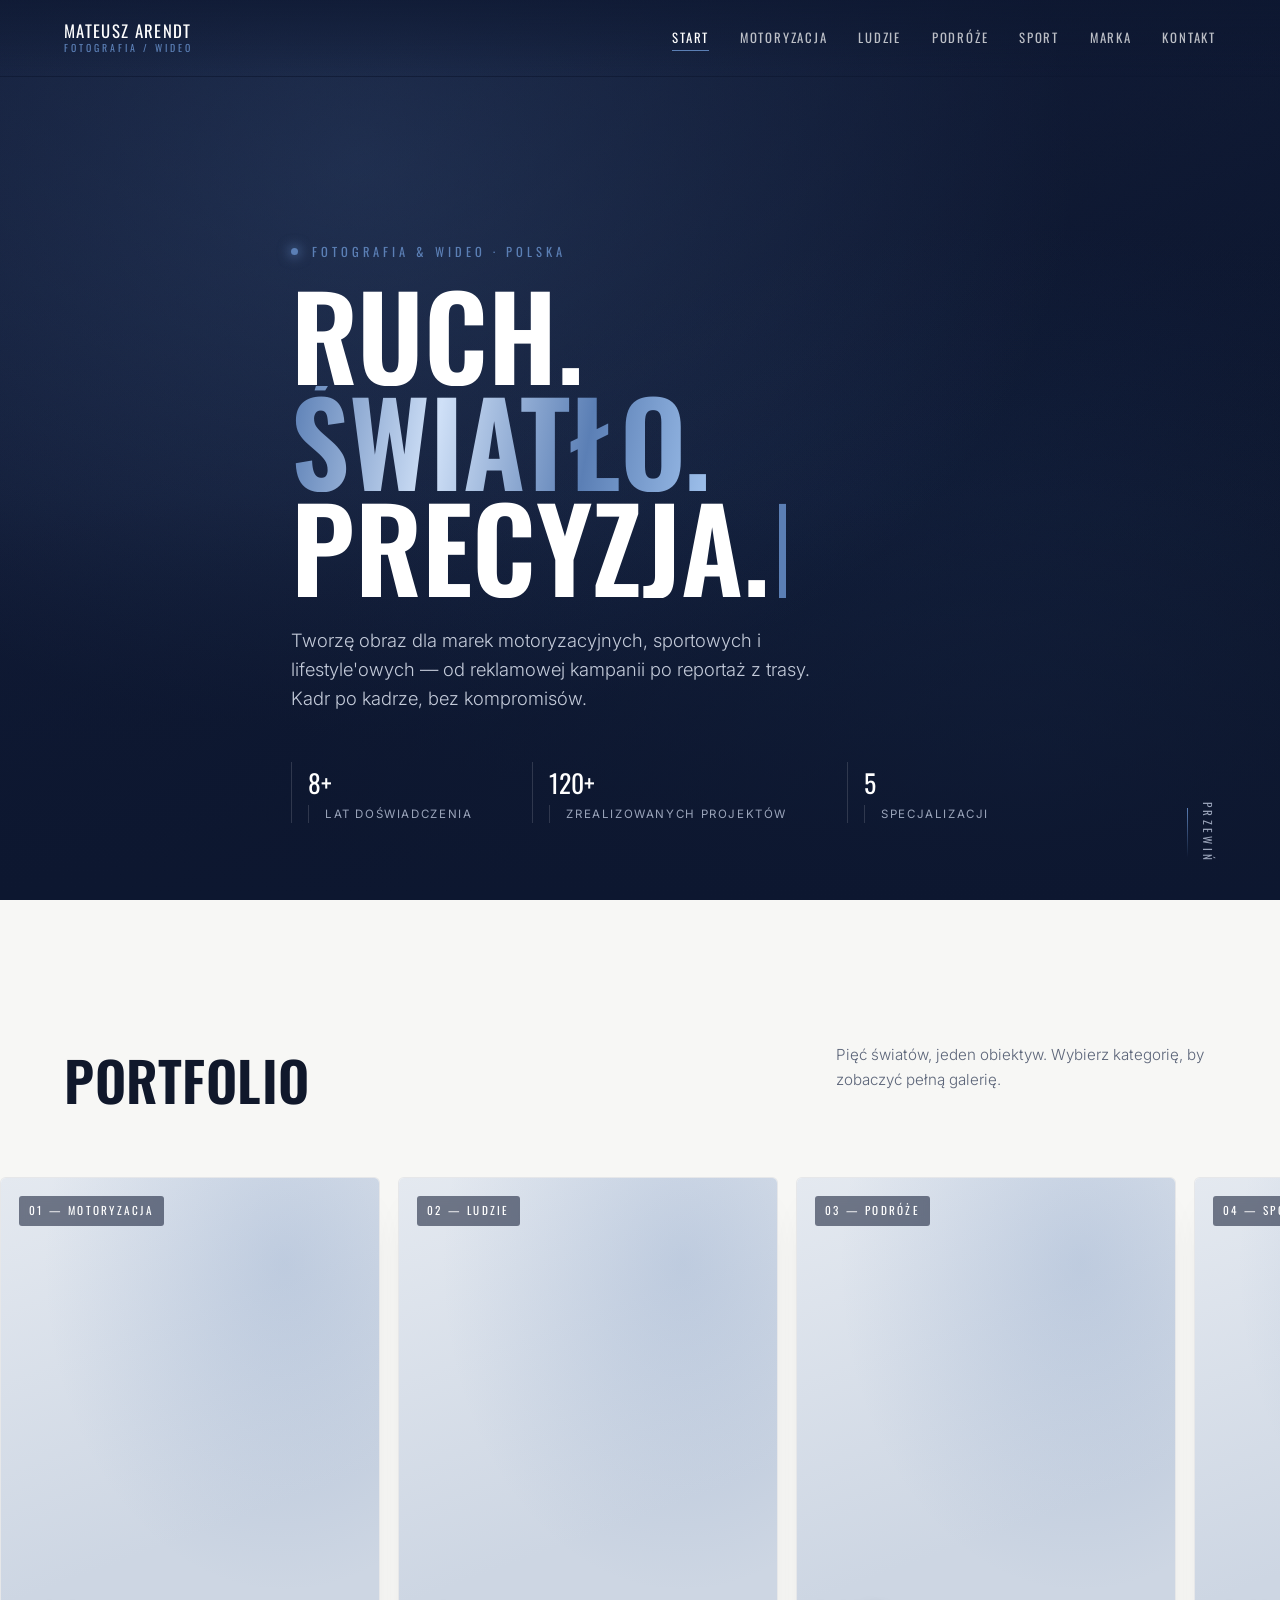
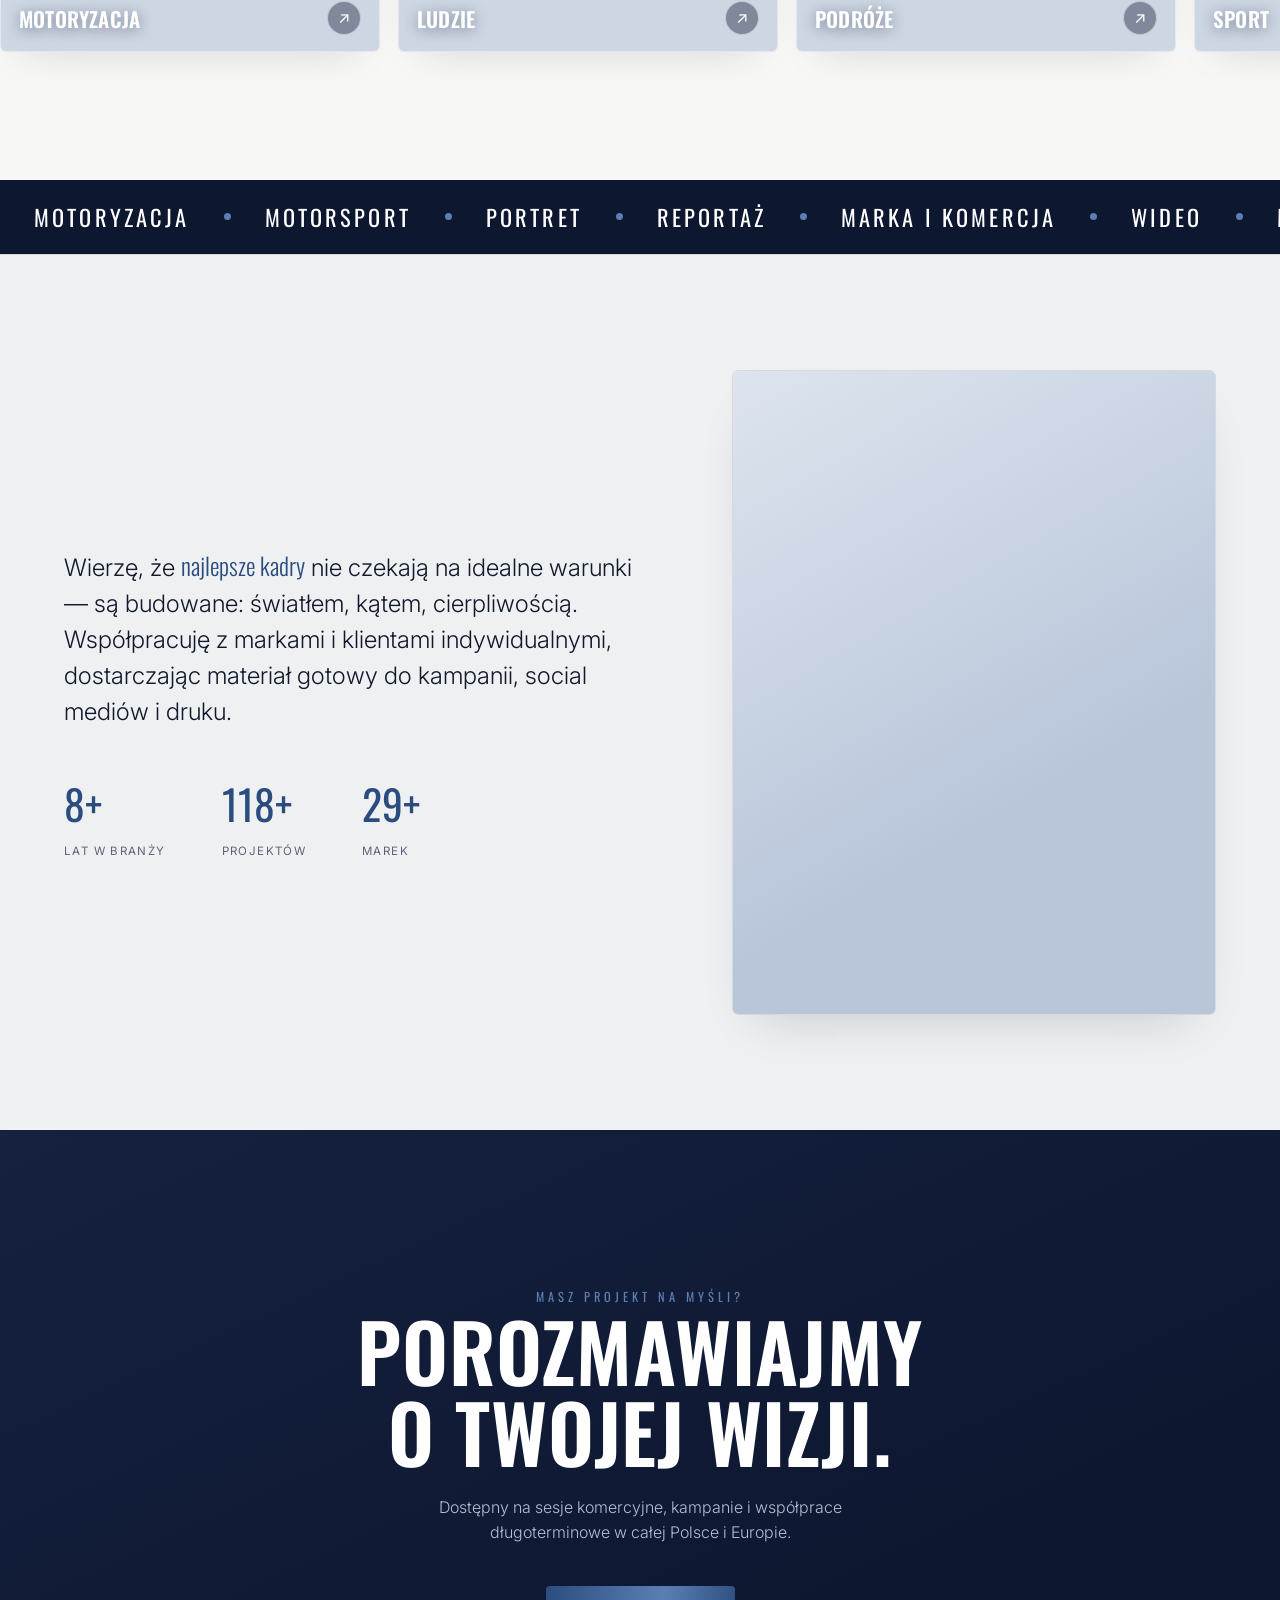
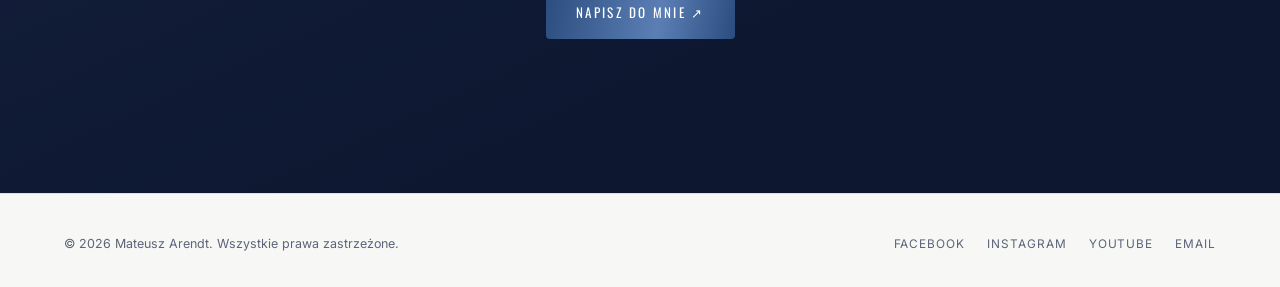
<file: index.html>
<!DOCTYPE html>
<html lang="pl">
<head>
<meta charset="UTF-8">
<meta name="viewport" content="width=device-width, initial-scale=1">
<title>Mateusz Arendt — Fotografia &amp; Wideo</title>
<meta name="description" content="Mateusz Arendt — fotograf i operator wideo specjalizujący się w motoryzacji, sporcie i reportażu podróżniczym.">
<link rel="preconnect" href="https://fonts.googleapis.com">
<link rel="preconnect" href="https://fonts.gstatic.com" crossorigin>
<link href="https://fonts.googleapis.com/css2?family=Oswald:wght@400;500;600;700&family=Inter:wght@300;400;500;600&display=swap" rel="stylesheet">
<link rel="stylesheet" href="css/style.css">
</head>
<body>

<nav class="site-nav">
  <a href="index.html" class="nav-logo">Mateusz Arendt<span>Fotografia / Wideo</span></a>
  <button class="nav-toggle" aria-label="Otwórz menu"><span></span><span></span><span></span></button>
  <ul class="nav-links">
    <li><a href="index.html" class="is-active">Start</a></li>
    <li><a href="automotive.html">Motoryzacja</a></li>
    <li><a href="people.html">Ludzie</a></li>
    <li><a href="travel.html">Podróże</a></li>
    <li><a href="sports.html">Sport</a></li>
    <li><a href="brand.html">Marka</a></li>
    <li><a href="contact.html">Kontakt</a></li>
  </ul>
</nav>

<header class="hero">
  <div class="hero-media">
    <div class="frame"></div>
    <div class="hero-grain"></div>
  </div>
  <div class="container hero-content">
    <div class="hero-eyebrow"><span class="dot"></span><span class="eyebrow">Fotografia &amp; Wideo · Polska</span></div>
    <h1>
      <span class="line"><span>RUCH.</span></span>
      <span class="line"><span class="chrome">ŚWIATŁO.</span></span>
      <span class="line"><span>PRECYZJA.</span><span class="cursor"></span></span>
    </h1>
    <p class="hero-sub">Tworzę obraz dla marek motoryzacyjnych, sportowych i lifestyle'owych — od reklamowej kampanii po reportaż z trasy. Kadr po kadrze, bez kompromisów.</p>
    <div class="hero-meta">
      <div><span class="num" data-count="8" data-suffix="+">8+</span><div class="label">lat doświadczenia</div></div>
      <div><span class="num" data-count="120" data-suffix="+">120+</span><div class="label">zrealizowanych projektów</div></div>
      <div><span class="num" data-count="5">5</span><div class="label">specjalizacji</div></div>
    </div>
  </div>
  <div class="scroll-cue"><span>Przewiń</span><span class="stick"></span></div>
</header>

<section class="filmstrip-section">
  <div class="container section-head" data-reveal="fade">
    <h2>Portfolio</h2>
    <p class="desc">Pięć światów, jeden obiektyw. Wybierz kategorię, by zobaczyć pełną galerię.</p>
  </div>
  <div class="filmstrip">
    <a class="frame-card" data-reveal="scale" data-reveal-group="strip" href="automotive.html">
      <span class="tag">01 — Motoryzacja</span>
      <div class="ph"></div>
      <div class="cap"><h3>Motoryzacja</h3><span class="arrow">↗</span></div>
    </a>
    <a class="frame-card" data-reveal="scale" data-reveal-group="strip" href="people.html">
      <span class="tag">02 — Ludzie</span>
      <div class="ph"></div>
      <div class="cap"><h3>Ludzie</h3><span class="arrow">↗</span></div>
    </a>
    <a class="frame-card" data-reveal="scale" data-reveal-group="strip" href="travel.html">
      <span class="tag">03 — Podróże</span>
      <div class="ph"></div>
      <div class="cap"><h3>Podróże</h3><span class="arrow">↗</span></div>
    </a>
    <a class="frame-card" data-reveal="scale" data-reveal-group="strip" href="sports.html">
      <span class="tag">04 — Sport</span>
      <div class="ph"></div>
      <div class="cap"><h3>Sport</h3><span class="arrow">↗</span></div>
    </a>
    <a class="frame-card" data-reveal="scale" data-reveal-group="strip" href="brand.html">
      <span class="tag">05 — Marka</span>
      <div class="ph"></div>
      <div class="cap"><h3>Marka</h3><span class="arrow">↗</span></div>
    </a>
  </div>
</section>

<div class="marquee" aria-hidden="true">
  <div class="marquee-track">
    <span>Motoryzacja</span><i class="sep"></i>
    <span>Motorsport</span><i class="sep"></i>
    <span>Portret</span><i class="sep"></i>
    <span>Reportaż</span><i class="sep"></i>
    <span>Marka i komercja</span><i class="sep"></i>
    <span>Wideo</span><i class="sep"></i>
    <span>Motoryzacja</span><i class="sep"></i>
    <span>Motorsport</span><i class="sep"></i>
    <span>Portret</span><i class="sep"></i>
    <span>Reportaż</span><i class="sep"></i>
    <span>Marka i komercja</span><i class="sep"></i>
    <span>Wideo</span><i class="sep"></i>
  </div>
</div>

<section class="about-section">
  <div class="container about-grid">
    <div class="about-text" data-reveal="left">
      <p>Wierzę, że <span class="lead-word">najlepsze kadry</span> nie czekają na idealne warunki — są budowane: światłem, kątem, cierpliwością. Współpracuję z markami i klientami indywidualnymi, dostarczając materiał gotowy do kampanii, social mediów i druku.</p>
      <div class="stat-row">
        <div><span class="num" data-count="8" data-suffix="+">8+</span><span class="label">Lat w branży</span></div>
        <div><span class="num" data-count="120" data-suffix="+">120+</span><span class="label">Projektów</span></div>
        <div><span class="num" data-count="30" data-suffix="+">30+</span><span class="label">Marek</span></div>
      </div>
    </div>
    <div class="about-panel" data-reveal="right">
      <div class="ph"></div>
      <!-- <img src="assets/images/hero/about.jpg" alt="Mateusz Arendt przy pracy"> -->
    </div>
  </div>
</section>

<section class="cta-band">
  <div class="container" data-reveal="fade">
    <span class="eyebrow">Masz projekt na myśli?</span>
    <h2>Porozmawiajmy<br>o&nbsp;Twojej&nbsp;wizji.</h2>
    <p class="desc">Dostępny na sesje komercyjne, kampanie i współprace długoterminowe w całej Polsce i Europie.</p>
    <a href="contact.html" class="btn">Napisz do mnie ↗</a>
  </div>
</section>

<footer class="site-footer">
  <span>© 2026 Mateusz Arendt. Wszystkie prawa zastrzeżone.</span>
  <ul class="footer-social">
    <li><a href="https://www.facebook.com/MatiArendtPhoto" target="_blank" rel="noopener">Facebook</a></li>
    <li><a href="http://Instagram.com/Mati_arendt_photo" target="_blank" rel="noopener">Instagram</a></li>
    <li><a href="https://www.youtube.com/@MateuszArendt" target="_blank" rel="noopener">YouTube</a></li>
    <li><a href="mailto:m.arendt373@gmail.com">Email</a></li>
  </ul>
</footer>

<script src="js/main.js"></script>
</body>
</html>
</file>
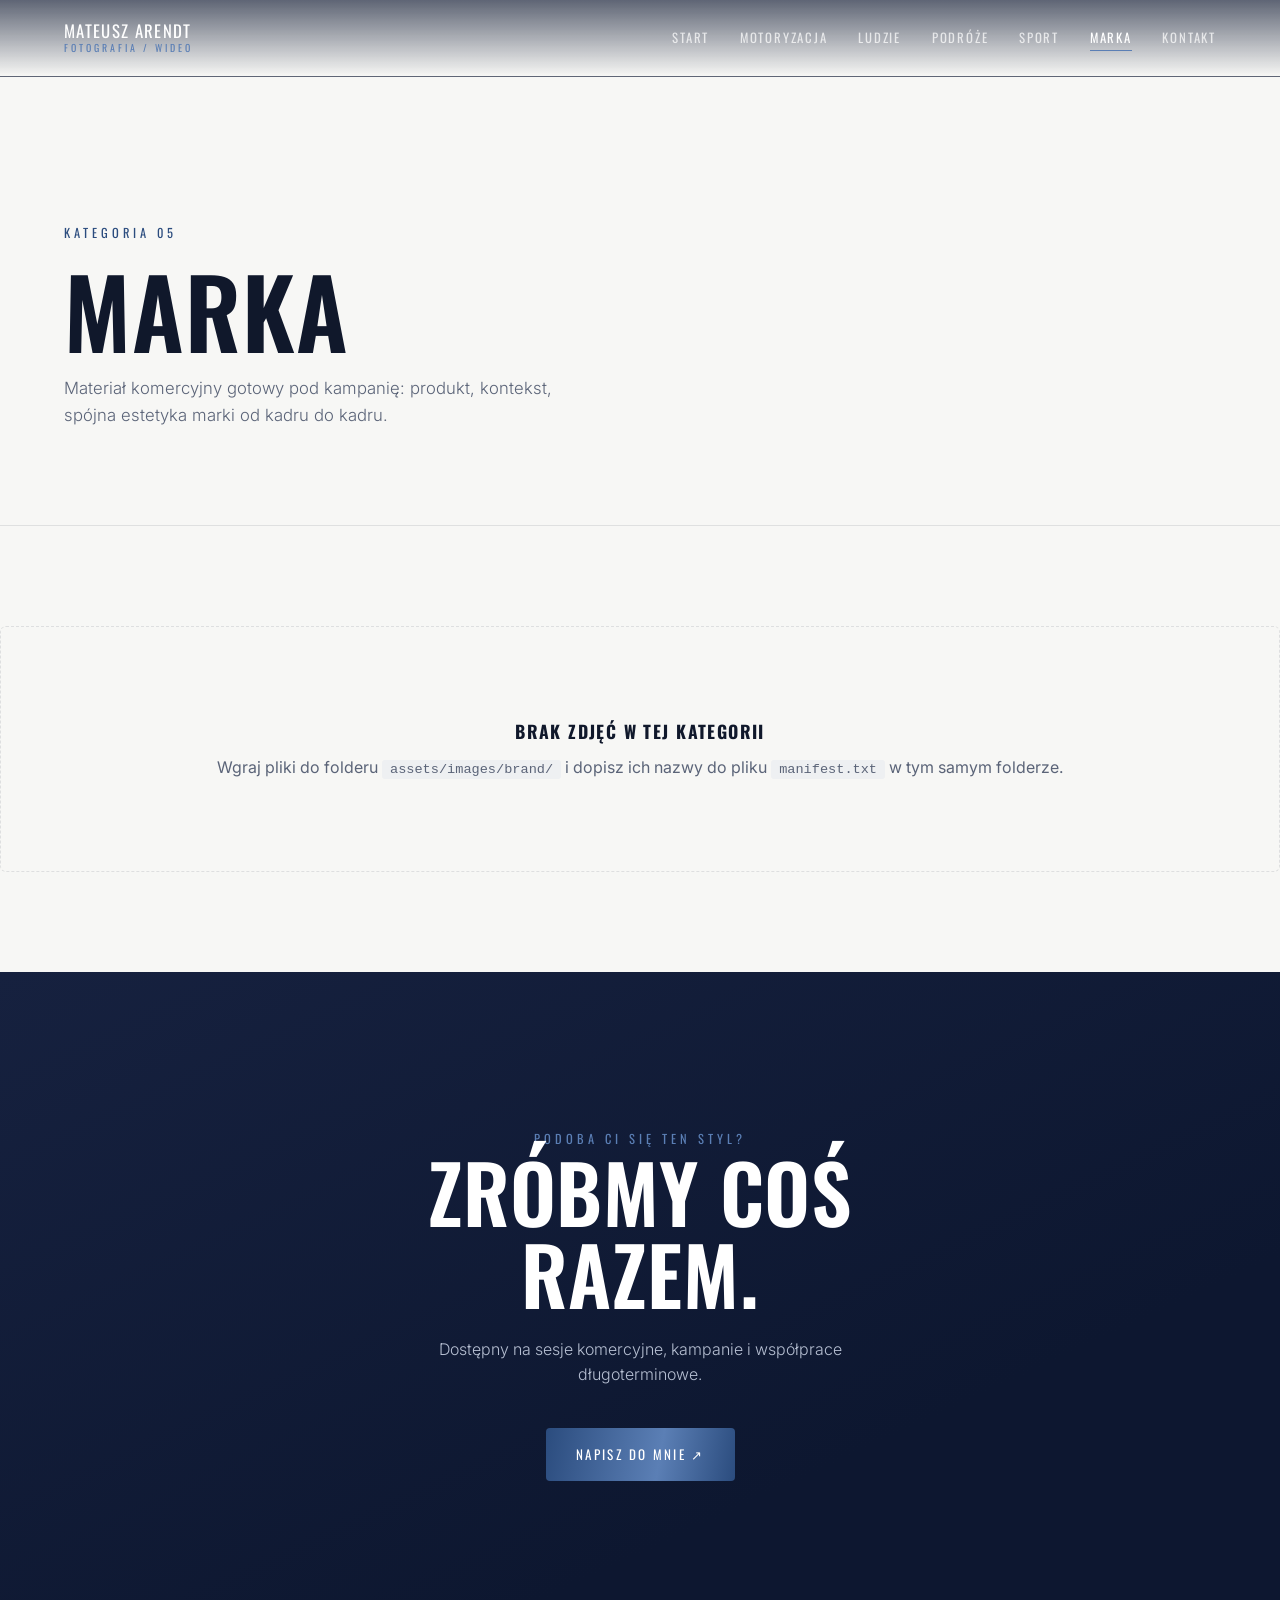
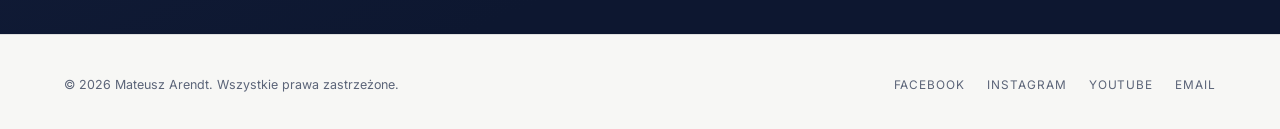
<file: brand.html>
<!DOCTYPE html>
<html lang="pl">
<head>
<meta charset="UTF-8">
<meta name="viewport" content="width=device-width, initial-scale=1">
<title>Marka — Mateusz Arendt</title>
<meta name="description" content="Materiał komercyjny gotowy pod kampanię: produkt, kontekst, spójna estetyka marki od kadru do kadru.">
<link rel="preconnect" href="https://fonts.googleapis.com">
<link rel="preconnect" href="https://fonts.gstatic.com" crossorigin>
<link href="https://fonts.googleapis.com/css2?family=Oswald:wght@400;500;600;700&family=Inter:wght@300;400;500;600&display=swap" rel="stylesheet">
<link rel="stylesheet" href="css/style.css">
</head>
<body>

<nav class="site-nav">
  <a href="index.html" class="nav-logo">Mateusz Arendt<span>Fotografia / Wideo</span></a>
  <button class="nav-toggle" aria-label="Otwórz menu"><span></span><span></span><span></span></button>
  <ul class="nav-links">
    <li><a href="index.html">Start</a></li>
    <li><a href="automotive.html">Motoryzacja</a></li>
    <li><a href="people.html">Ludzie</a></li>
    <li><a href="travel.html">Podróże</a></li>
    <li><a href="sports.html">Sport</a></li>
    <li><a href="brand.html" class="is-active">Marka</a></li>
    <li><a href="contact.html">Kontakt</a></li>
  </ul>
</nav>

<header class="cat-hero">
  <div class="container">
    <span class="eyebrow" data-reveal="fade">Kategoria 05</span>
    <h1 data-reveal="fade" style="margin-top:18px;">Marka</h1>
    <p class="desc" data-reveal="fade">Materiał komercyjny gotowy pod kampanię: produkt, kontekst, spójna estetyka marki od kadru do kadru.</p>
  </div>
</header>

<section class="gallery container" data-auto-gallery="brand">
  <!-- Galeria wypełnia się automatycznie na podstawie assets/images/brand/manifest.txt -->
</section>

<section class="cta-band">
  <div class="container" data-reveal="fade">
    <span class="eyebrow">Podoba Ci się ten styl?</span>
    <h2>Zróbmy coś<br>razem.</h2>
    <p class="desc">Dostępny na sesje komercyjne, kampanie i współprace długoterminowe.</p>
    <a href="contact.html" class="btn">Napisz do mnie ↗</a>
  </div>
</section>

<footer class="site-footer">
  <span>© 2026 Mateusz Arendt. Wszystkie prawa zastrzeżone.</span>
  <ul class="footer-social">
    <li><a href="https://www.facebook.com/MatiArendtPhoto" target="_blank" rel="noopener">Facebook</a></li>
    <li><a href="http://Instagram.com/Mati_arendt_photo" target="_blank" rel="noopener">Instagram</a></li>
    <li><a href="https://www.youtube.com/@MateuszArendt" target="_blank" rel="noopener">YouTube</a></li>
    <li><a href="mailto:m.arendt373@gmail.com">Email</a></li>
  </ul>
</footer>

<script src="js/main.js"></script>
</body>
</html>
</file>
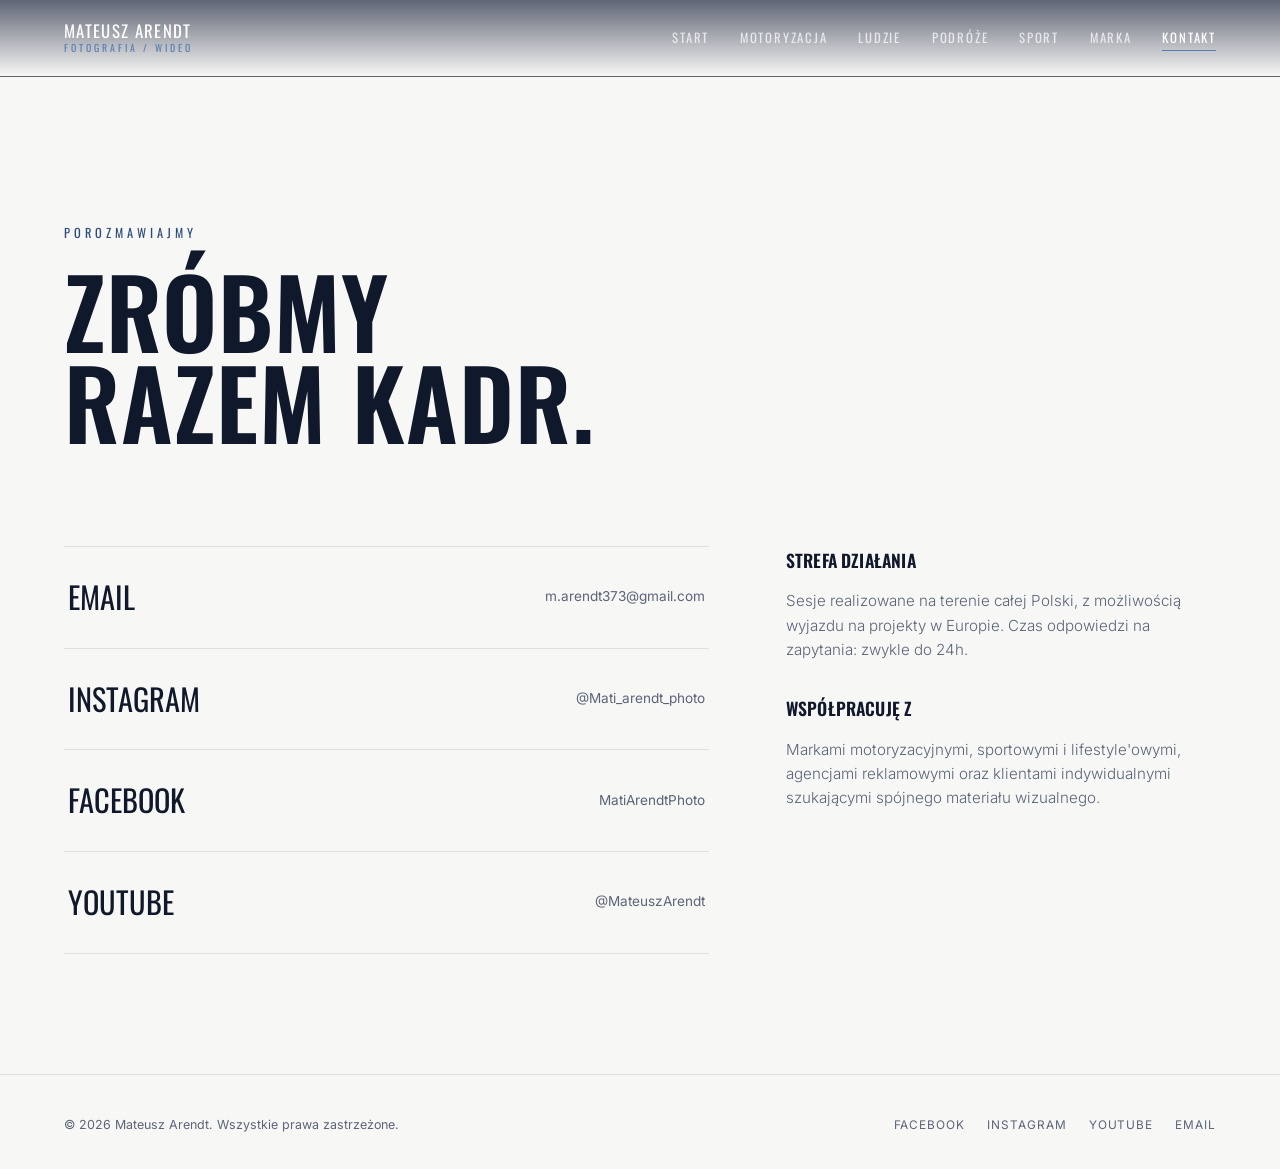
<file: contact.html>
<!DOCTYPE html>
<html lang="pl">
<head>
<meta charset="UTF-8">
<meta name="viewport" content="width=device-width, initial-scale=1">
<title>Kontakt — Mateusz Arendt</title>
<meta name="description" content="Skontaktuj się z Mateuszem Arendtem w sprawie sesji fotograficznej, wideo lub współpracy komercyjnej.">
<link rel="preconnect" href="https://fonts.googleapis.com">
<link rel="preconnect" href="https://fonts.gstatic.com" crossorigin>
<link href="https://fonts.googleapis.com/css2?family=Oswald:wght@400;500;600;700&family=Inter:wght@300;400;500;600&display=swap" rel="stylesheet">
<link rel="stylesheet" href="css/style.css">
</head>
<body>

<nav class="site-nav">
  <a href="index.html" class="nav-logo">Mateusz Arendt<span>Fotografia / Wideo</span></a>
  <button class="nav-toggle" aria-label="Otwórz menu"><span></span><span></span><span></span></button>
  <ul class="nav-links">
    <li><a href="index.html">Start</a></li>
    <li><a href="automotive.html">Motoryzacja</a></li>
    <li><a href="people.html">Ludzie</a></li>
    <li><a href="travel.html">Podróże</a></li>
    <li><a href="sports.html">Sport</a></li>
    <li><a href="brand.html">Marka</a></li>
    <li><a href="contact.html" class="is-active">Kontakt</a></li>
  </ul>
</nav>

<header class="contact-hero">
  <div class="container">
    <span class="eyebrow" data-reveal="fade">Porozmawiajmy</span>
    <h1 data-reveal="fade" style="margin-top:18px; font-size:clamp(2.6rem,8vw,6rem); line-height:0.95;">Zróbmy<br>razem kadr.</h1>
  </div>
</header>

<section class="container contact-grid">
  <div data-reveal="left">
    <ul class="contact-links">
      <li>
        <a href="mailto:m.arendt373@gmail.com">
          Email
          <span class="small">m.arendt373@gmail.com</span>
        </a>
      </li>
      <li>
        <a href="https://www.instagram.com/Mati_arendt_photo" target="_blank" rel="noopener">
          Instagram
          <span class="small">@Mati_arendt_photo</span>
        </a>
      </li>
      <li>
        <a href="https://www.facebook.com/MatiArendtPhoto" target="_blank" rel="noopener">
          Facebook
          <span class="small">MatiArendtPhoto</span>
        </a>
      </li>
      <li>
        <a href="https://www.youtube.com/@MateuszArendt" target="_blank" rel="noopener">
          YouTube
          <span class="small">@MateuszArendt</span>
        </a>
      </li>
    </ul>
  </div>
  <div class="contact-side" data-reveal="right">
    <h3>Strefa działania</h3>
    <p>Sesje realizowane na terenie całej Polski, z możliwością wyjazdu na projekty w Europie. Czas odpowiedzi na zapytania: zwykle do 24h.</p>
    <h3 style="margin-top:32px;">Współpracuję z</h3>
    <p>Markami motoryzacyjnymi, sportowymi i lifestyle'owymi, agencjami reklamowymi oraz klientami indywidualnymi szukającymi spójnego materiału wizualnego.</p>
  </div>
</section>

<footer class="site-footer">
  <span>© 2026 Mateusz Arendt. Wszystkie prawa zastrzeżone.</span>
  <ul class="footer-social">
    <li><a href="https://www.facebook.com/MatiArendtPhoto" target="_blank" rel="noopener">Facebook</a></li>
    <li><a href="http://Instagram.com/Mati_arendt_photo" target="_blank" rel="noopener">Instagram</a></li>
    <li><a href="https://www.youtube.com/@MateuszArendt" target="_blank" rel="noopener">YouTube</a></li>
    <li><a href="mailto:m.arendt373@gmail.com">Email</a></li>
  </ul>
</footer>

<script src="js/main.js"></script>
</body>
</html>
</file>
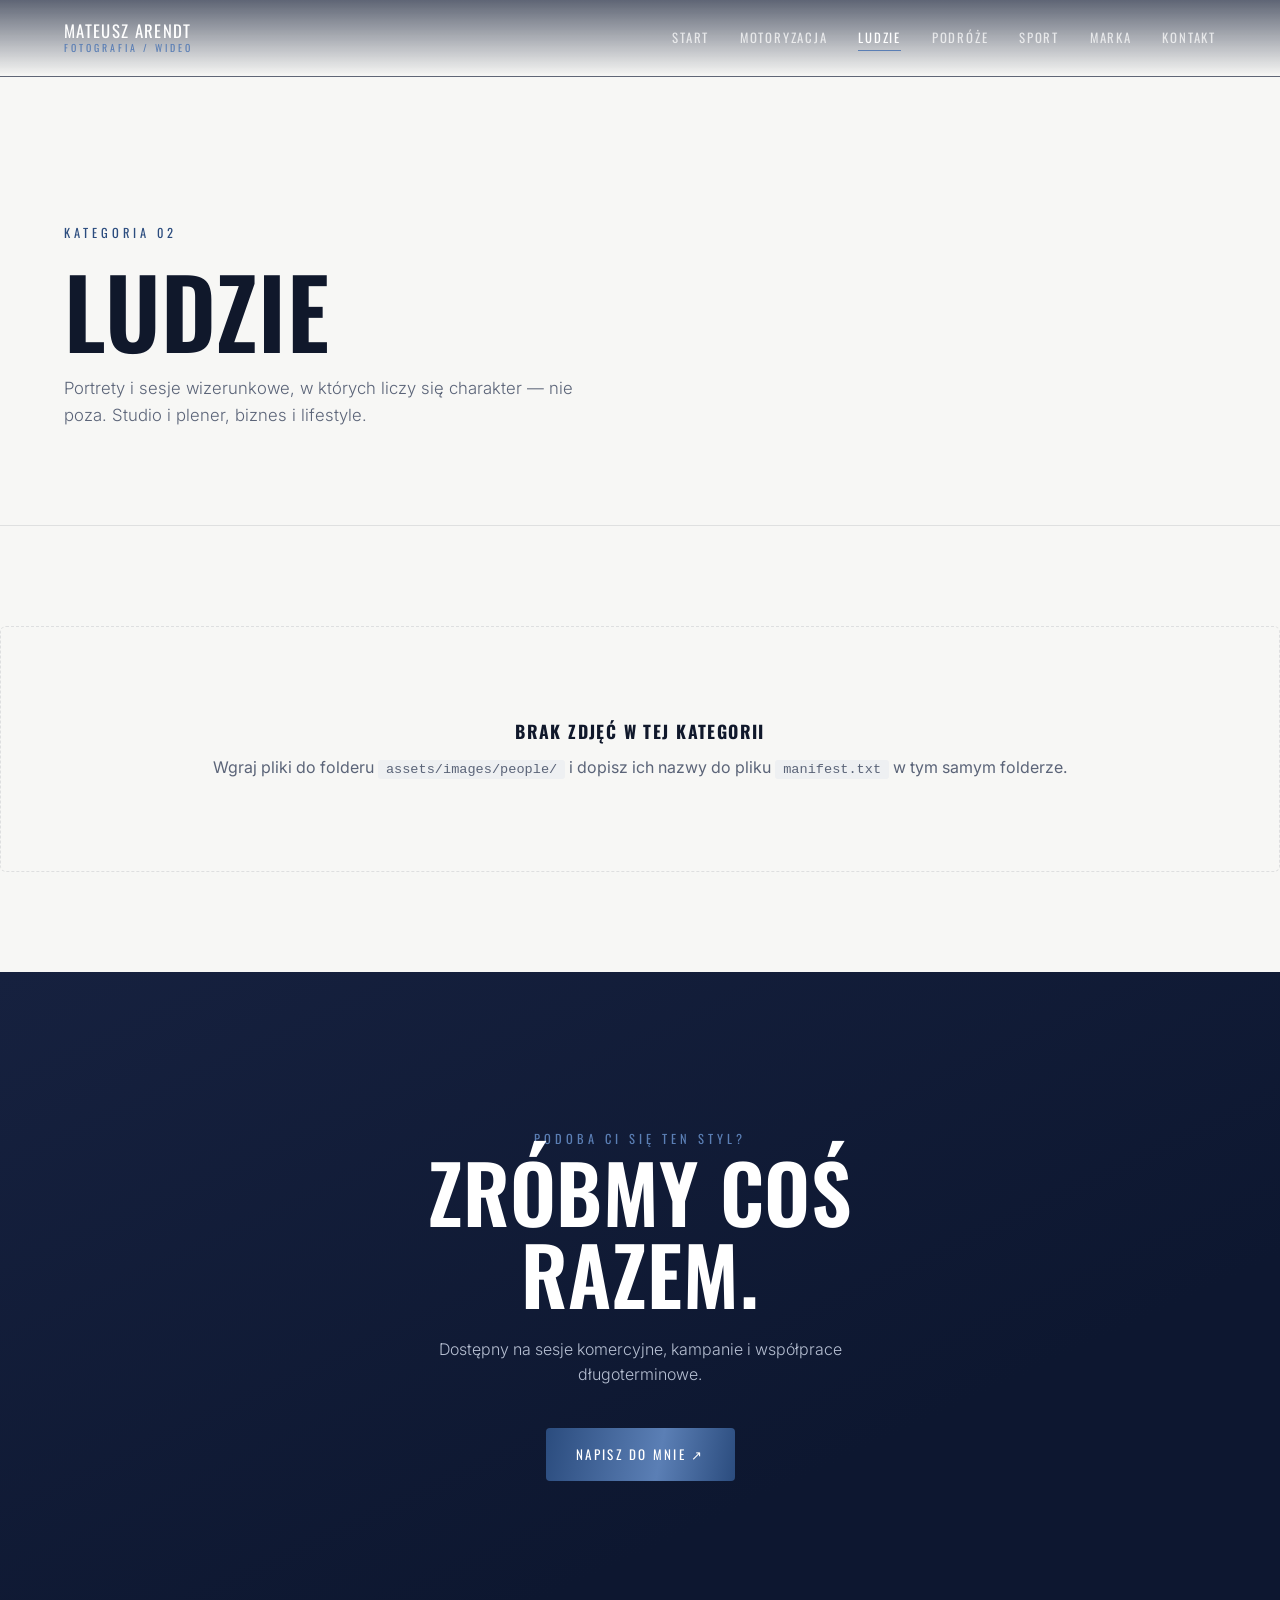
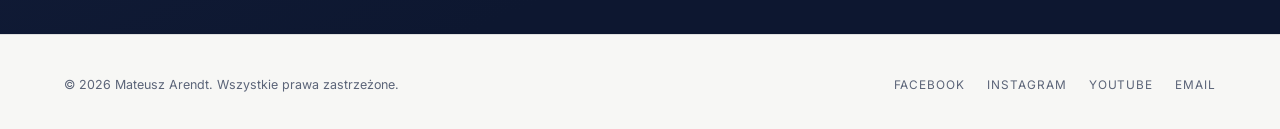
<file: people.html>
<!DOCTYPE html>
<html lang="pl">
<head>
<meta charset="UTF-8">
<meta name="viewport" content="width=device-width, initial-scale=1">
<title>Ludzie — Mateusz Arendt</title>
<meta name="description" content="Portrety i sesje wizerunkowe, w których liczy się charakter — nie poza. Studio i plener, biznes i lifestyle.">
<link rel="preconnect" href="https://fonts.googleapis.com">
<link rel="preconnect" href="https://fonts.gstatic.com" crossorigin>
<link href="https://fonts.googleapis.com/css2?family=Oswald:wght@400;500;600;700&family=Inter:wght@300;400;500;600&display=swap" rel="stylesheet">
<link rel="stylesheet" href="css/style.css">
</head>
<body>

<nav class="site-nav">
  <a href="index.html" class="nav-logo">Mateusz Arendt<span>Fotografia / Wideo</span></a>
  <button class="nav-toggle" aria-label="Otwórz menu"><span></span><span></span><span></span></button>
  <ul class="nav-links">
    <li><a href="index.html">Start</a></li>
    <li><a href="automotive.html">Motoryzacja</a></li>
    <li><a href="people.html" class="is-active">Ludzie</a></li>
    <li><a href="travel.html">Podróże</a></li>
    <li><a href="sports.html">Sport</a></li>
    <li><a href="brand.html">Marka</a></li>
    <li><a href="contact.html">Kontakt</a></li>
  </ul>
</nav>

<header class="cat-hero">
  <div class="container">
    <span class="eyebrow" data-reveal="fade">Kategoria 02</span>
    <h1 data-reveal="fade" style="margin-top:18px;">Ludzie</h1>
    <p class="desc" data-reveal="fade">Portrety i sesje wizerunkowe, w których liczy się charakter — nie poza. Studio i plener, biznes i lifestyle.</p>
  </div>
</header>

<section class="gallery container" data-auto-gallery="people">
  <!-- Galeria wypełnia się automatycznie na podstawie assets/images/people/manifest.txt -->
</section>

<section class="cta-band">
  <div class="container" data-reveal="fade">
    <span class="eyebrow">Podoba Ci się ten styl?</span>
    <h2>Zróbmy coś<br>razem.</h2>
    <p class="desc">Dostępny na sesje komercyjne, kampanie i współprace długoterminowe.</p>
    <a href="contact.html" class="btn">Napisz do mnie ↗</a>
  </div>
</section>

<footer class="site-footer">
  <span>© 2026 Mateusz Arendt. Wszystkie prawa zastrzeżone.</span>
  <ul class="footer-social">
    <li><a href="https://www.facebook.com/MatiArendtPhoto" target="_blank" rel="noopener">Facebook</a></li>
    <li><a href="http://Instagram.com/Mati_arendt_photo" target="_blank" rel="noopener">Instagram</a></li>
    <li><a href="https://www.youtube.com/@MateuszArendt" target="_blank" rel="noopener">YouTube</a></li>
    <li><a href="mailto:m.arendt373@gmail.com">Email</a></li>
  </ul>
</footer>

<script src="js/main.js"></script>
</body>
</html>
</file>
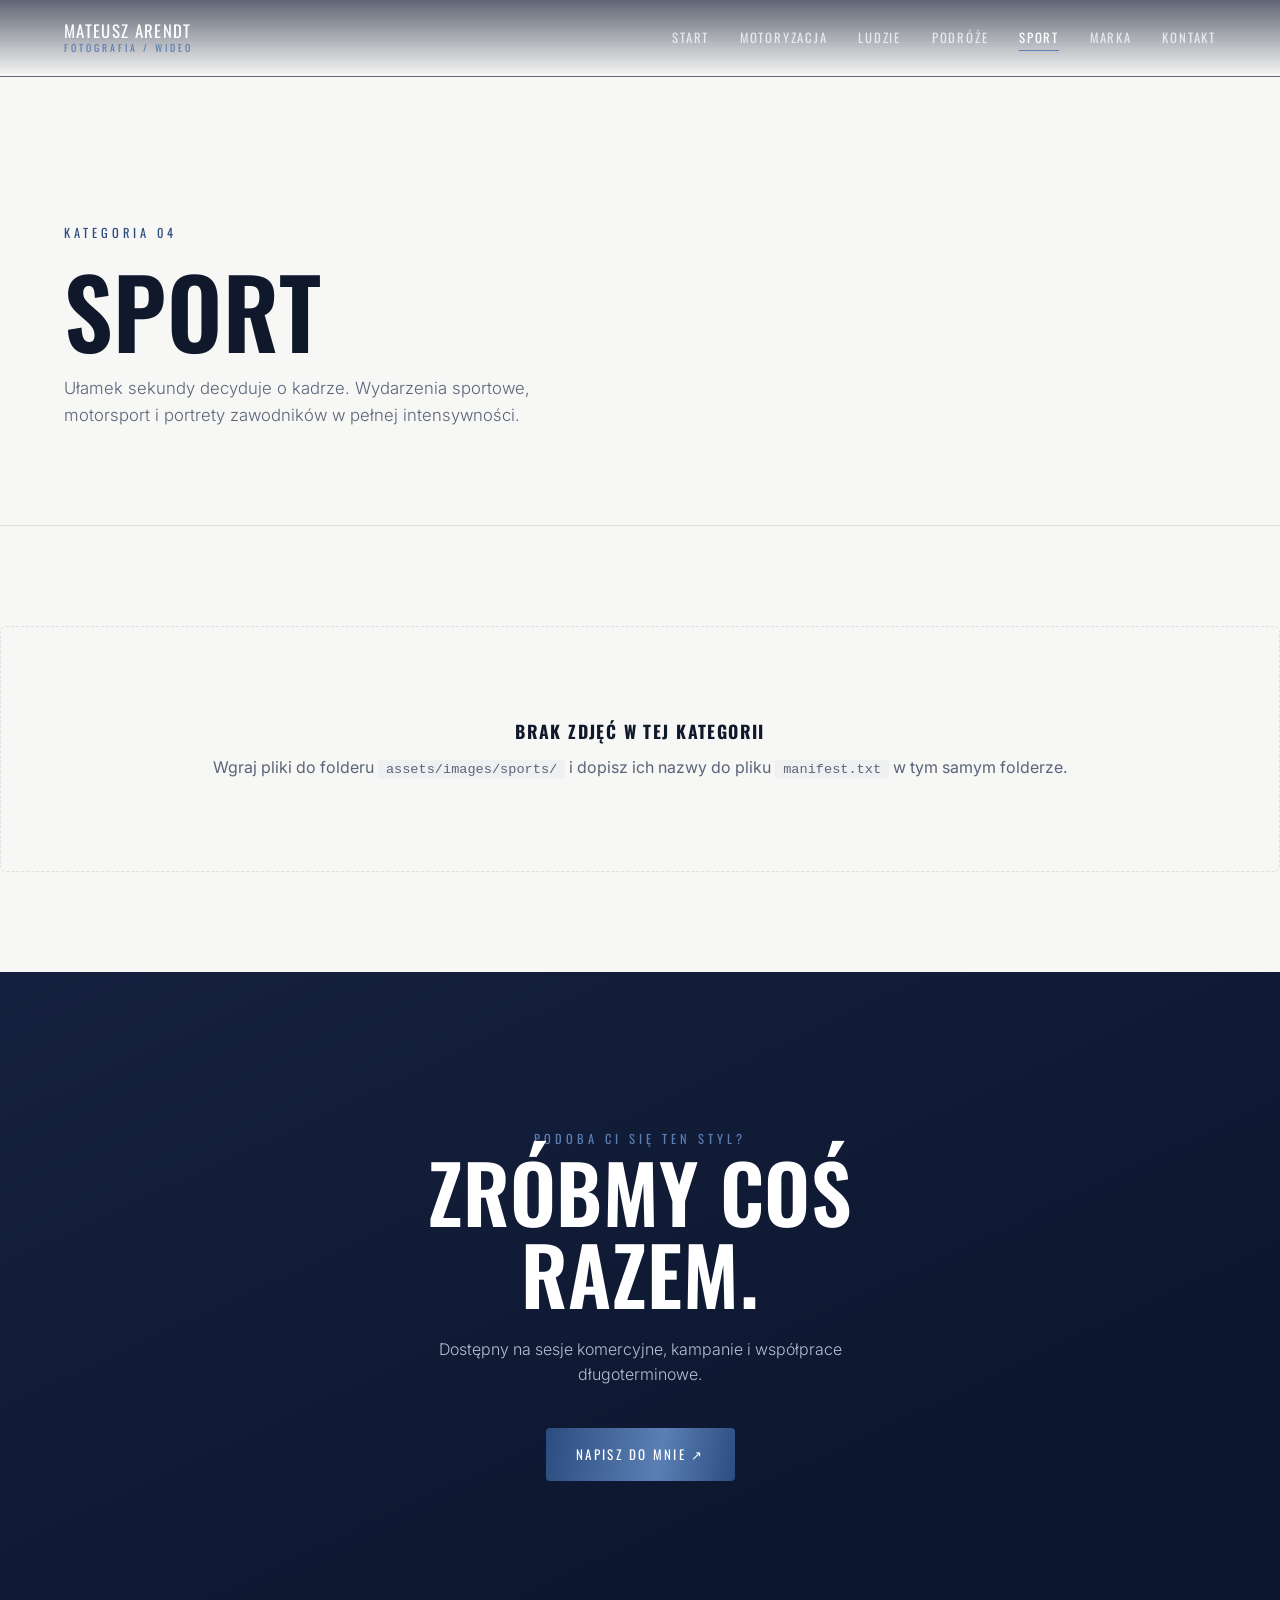
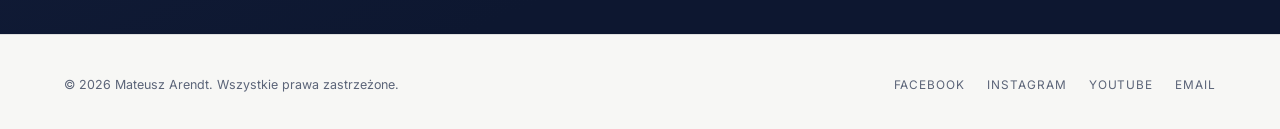
<file: sports.html>
<!DOCTYPE html>
<html lang="pl">
<head>
<meta charset="UTF-8">
<meta name="viewport" content="width=device-width, initial-scale=1">
<title>Sport — Mateusz Arendt</title>
<meta name="description" content="Ułamek sekundy decyduje o kadrze. Wydarzenia sportowe, motorsport i portrety zawodników w pełnej intensywności.">
<link rel="preconnect" href="https://fonts.googleapis.com">
<link rel="preconnect" href="https://fonts.gstatic.com" crossorigin>
<link href="https://fonts.googleapis.com/css2?family=Oswald:wght@400;500;600;700&family=Inter:wght@300;400;500;600&display=swap" rel="stylesheet">
<link rel="stylesheet" href="css/style.css">
</head>
<body>

<nav class="site-nav">
  <a href="index.html" class="nav-logo">Mateusz Arendt<span>Fotografia / Wideo</span></a>
  <button class="nav-toggle" aria-label="Otwórz menu"><span></span><span></span><span></span></button>
  <ul class="nav-links">
    <li><a href="index.html">Start</a></li>
    <li><a href="automotive.html">Motoryzacja</a></li>
    <li><a href="people.html">Ludzie</a></li>
    <li><a href="travel.html">Podróże</a></li>
    <li><a href="sports.html" class="is-active">Sport</a></li>
    <li><a href="brand.html">Marka</a></li>
    <li><a href="contact.html">Kontakt</a></li>
  </ul>
</nav>

<header class="cat-hero">
  <div class="container">
    <span class="eyebrow" data-reveal="fade">Kategoria 04</span>
    <h1 data-reveal="fade" style="margin-top:18px;">Sport</h1>
    <p class="desc" data-reveal="fade">Ułamek sekundy decyduje o kadrze. Wydarzenia sportowe, motorsport i portrety zawodników w pełnej intensywności.</p>
  </div>
</header>

<section class="gallery container" data-auto-gallery="sports">
  <!-- Galeria wypełnia się automatycznie na podstawie assets/images/sports/manifest.txt -->
</section>

<section class="cta-band">
  <div class="container" data-reveal="fade">
    <span class="eyebrow">Podoba Ci się ten styl?</span>
    <h2>Zróbmy coś<br>razem.</h2>
    <p class="desc">Dostępny na sesje komercyjne, kampanie i współprace długoterminowe.</p>
    <a href="contact.html" class="btn">Napisz do mnie ↗</a>
  </div>
</section>

<footer class="site-footer">
  <span>© 2026 Mateusz Arendt. Wszystkie prawa zastrzeżone.</span>
  <ul class="footer-social">
    <li><a href="https://www.facebook.com/MatiArendtPhoto" target="_blank" rel="noopener">Facebook</a></li>
    <li><a href="http://Instagram.com/Mati_arendt_photo" target="_blank" rel="noopener">Instagram</a></li>
    <li><a href="https://www.youtube.com/@MateuszArendt" target="_blank" rel="noopener">YouTube</a></li>
    <li><a href="mailto:m.arendt373@gmail.com">Email</a></li>
  </ul>
</footer>

<script src="js/main.js"></script>
</body>
</html>
</file>
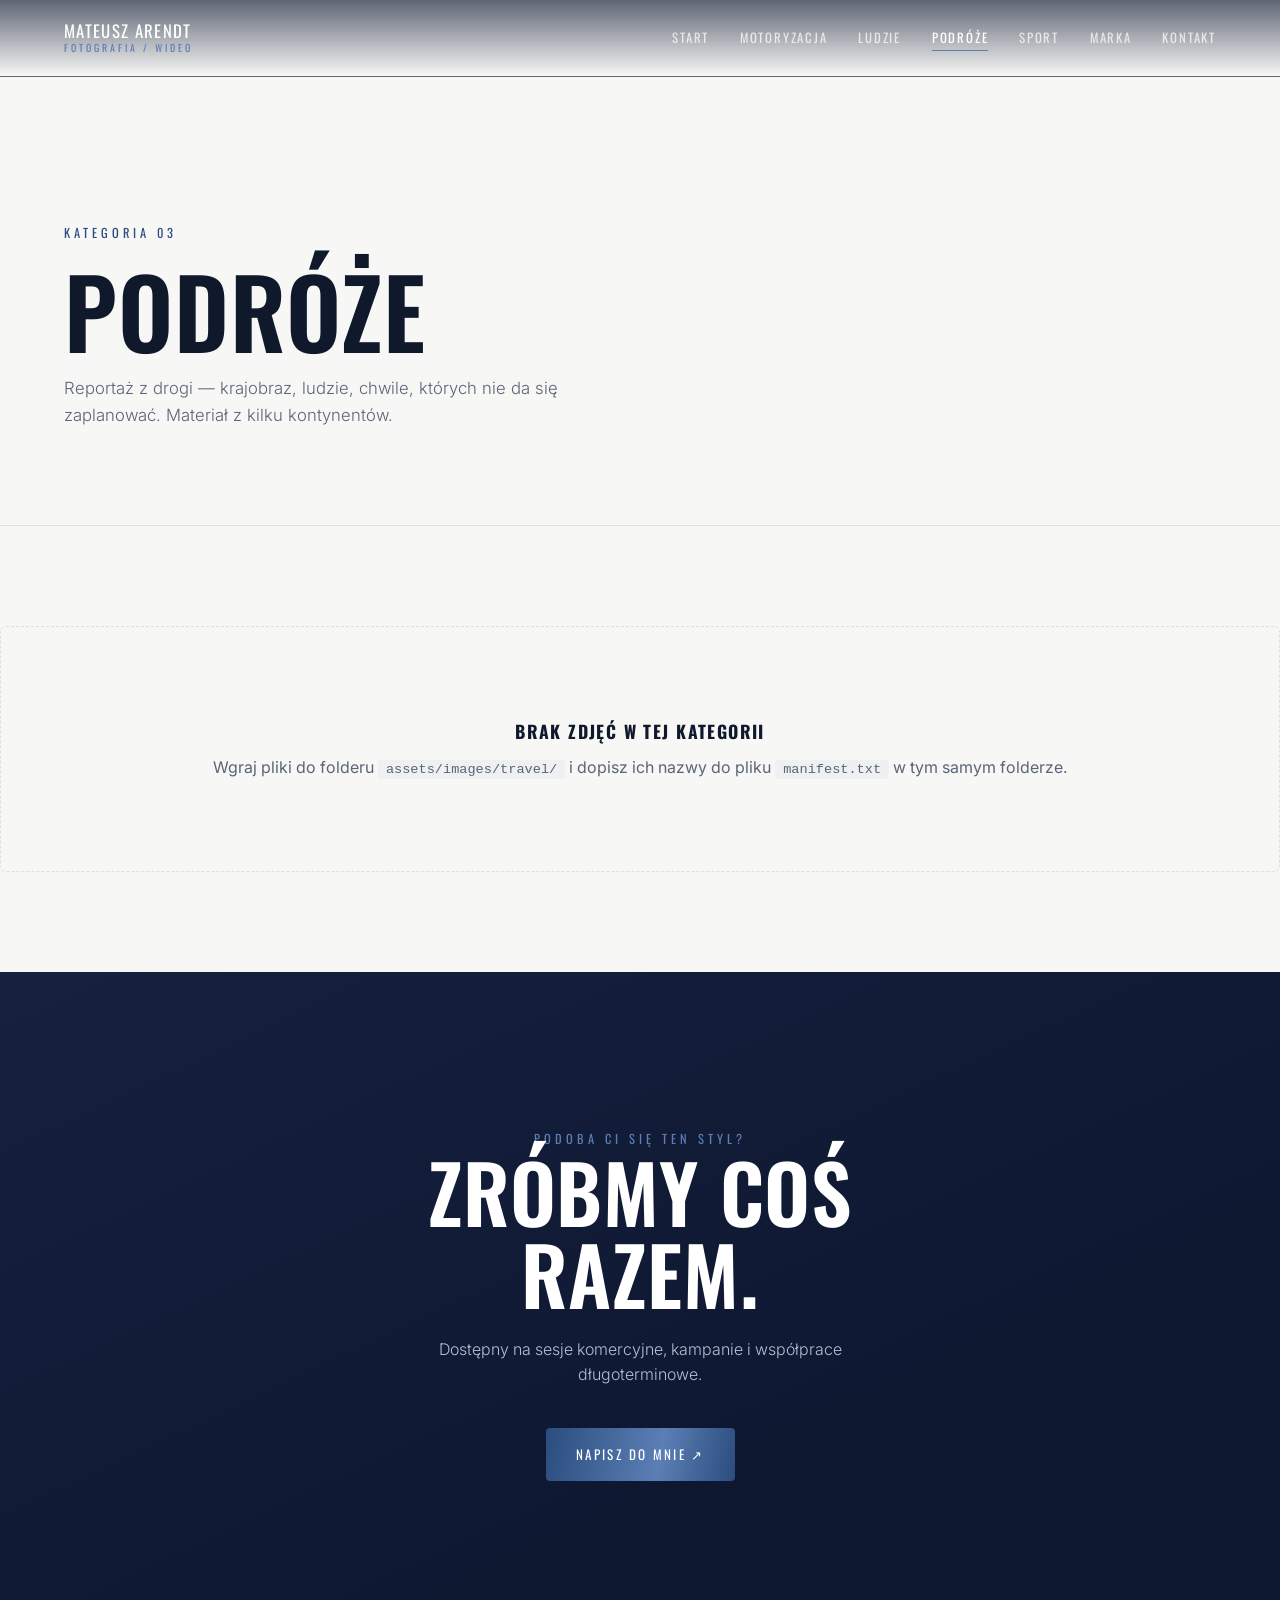
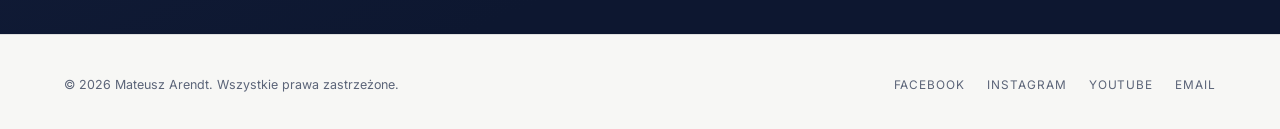
<file: travel.html>
<!DOCTYPE html>
<html lang="pl">
<head>
<meta charset="UTF-8">
<meta name="viewport" content="width=device-width, initial-scale=1">
<title>Podróże — Mateusz Arendt</title>
<meta name="description" content="Reportaż z drogi — krajobraz, ludzie, chwile, których nie da się zaplanować. Materiał z kilku kontynentów.">
<link rel="preconnect" href="https://fonts.googleapis.com">
<link rel="preconnect" href="https://fonts.gstatic.com" crossorigin>
<link href="https://fonts.googleapis.com/css2?family=Oswald:wght@400;500;600;700&family=Inter:wght@300;400;500;600&display=swap" rel="stylesheet">
<link rel="stylesheet" href="css/style.css">
</head>
<body>

<nav class="site-nav">
  <a href="index.html" class="nav-logo">Mateusz Arendt<span>Fotografia / Wideo</span></a>
  <button class="nav-toggle" aria-label="Otwórz menu"><span></span><span></span><span></span></button>
  <ul class="nav-links">
    <li><a href="index.html">Start</a></li>
    <li><a href="automotive.html">Motoryzacja</a></li>
    <li><a href="people.html">Ludzie</a></li>
    <li><a href="travel.html" class="is-active">Podróże</a></li>
    <li><a href="sports.html">Sport</a></li>
    <li><a href="brand.html">Marka</a></li>
    <li><a href="contact.html">Kontakt</a></li>
  </ul>
</nav>

<header class="cat-hero">
  <div class="container">
    <span class="eyebrow" data-reveal="fade">Kategoria 03</span>
    <h1 data-reveal="fade" style="margin-top:18px;">Podróże</h1>
    <p class="desc" data-reveal="fade">Reportaż z drogi — krajobraz, ludzie, chwile, których nie da się zaplanować. Materiał z kilku kontynentów.</p>
  </div>
</header>

<section class="gallery container" data-auto-gallery="travel">
  <!-- Galeria wypełnia się automatycznie na podstawie assets/images/travel/manifest.txt -->
</section>

<section class="cta-band">
  <div class="container" data-reveal="fade">
    <span class="eyebrow">Podoba Ci się ten styl?</span>
    <h2>Zróbmy coś<br>razem.</h2>
    <p class="desc">Dostępny na sesje komercyjne, kampanie i współprace długoterminowe.</p>
    <a href="contact.html" class="btn">Napisz do mnie ↗</a>
  </div>
</section>

<footer class="site-footer">
  <span>© 2026 Mateusz Arendt. Wszystkie prawa zastrzeżone.</span>
  <ul class="footer-social">
    <li><a href="https://www.facebook.com/MatiArendtPhoto" target="_blank" rel="noopener">Facebook</a></li>
    <li><a href="http://Instagram.com/Mati_arendt_photo" target="_blank" rel="noopener">Instagram</a></li>
    <li><a href="https://www.youtube.com/@MateuszArendt" target="_blank" rel="noopener">YouTube</a></li>
    <li><a href="mailto:m.arendt373@gmail.com">Email</a></li>
  </ul>
</footer>

<script src="js/main.js"></script>
</body>
</html>
</file>
<file: css/style.css>
/* =========================================================
   MATEUSZ ARENDT — PORTFOLIO
   Design tokens — light / navy-blue
   ========================================================= */
:root{
  --paper:        #f7f7f5;   /* main light background */
  --paper-alt:    #eef0f2;   /* alternate section background */
  --ink:          #10182b;   /* near-black navy — primary text */
  --ink-dim:      #5b6478;   /* secondary text on light */
  --navy:         #0d1730;   /* deep navy — hero background */
  --navy-soft:    #16213f;   /* hero gradient partner */
  --blue:         #2b4c7e;   /* primary accent — muted cool blue */
  --blue-light:   #5b7fb5;   /* lighter accent / hover */
  --blue-pale:    #c9d6e8;   /* faint blue for borders/fills */
  --white:        #ffffff;
  --line:         rgba(16,24,43,0.10);
  --line-on-navy: rgba(255,255,255,0.14);

  --display: "Oswald", "Arial Narrow", sans-serif;
  --body:    "Inter", -apple-system, BlinkMacSystemFont, "Segoe UI", sans-serif;

  --container: 1320px;
  --gutter: clamp(20px, 5vw, 64px);

  /* Strong custom easing — built-in CSS easings lack punch */
  --ease: cubic-bezier(.16,.84,.44,1);          /* default reveal */
  --ease-out: cubic-bezier(0.23, 1, 0.32, 1);    /* entrances, feedback */
  --ease-in-out: cubic-bezier(0.77, 0, 0.175, 1);/* on-screen movement */
}

*,*::before,*::after{ box-sizing:border-box; }
html{ scroll-behavior:smooth; }
@media (prefers-reduced-motion: reduce){
  html{ scroll-behavior:auto; }
  *,*::before,*::after{ animation-duration:0.001ms !important; animation-iteration-count:1 !important; transition-duration:0.001ms !important; scroll-behavior:auto !important; }
}

body{
  margin:0;
  background:var(--paper);
  color:var(--ink);
  font-family:var(--body);
  font-size:16px;
  line-height:1.6;
  -webkit-font-smoothing:antialiased;
  overflow-x:hidden;
}

img{ max-width:100%; display:block; }
a{ color:inherit; text-decoration:none; }

::selection{ background:var(--blue); color:var(--white); }

:focus-visible{
  outline: 2px solid var(--blue);
  outline-offset: 3px;
}

.container{
  max-width:var(--container);
  margin:0 auto;
  padding-left:var(--gutter);
  padding-right:var(--gutter);
}

.eyebrow{
  font-family:var(--display);
  font-size:0.78rem;
  letter-spacing:0.32em;
  text-transform:uppercase;
  color:var(--blue);
}

h1,h2,h3{
  font-family:var(--display);
  font-weight:600;
  text-transform:uppercase;
  letter-spacing:0.01em;
  margin:0;
  color:var(--ink);
}

/* =========================================================
   NAV
   ========================================================= */
.site-nav{
  position:fixed;
  top:0; left:0; right:0;
  z-index:100;
  display:flex;
  align-items:center;
  justify-content:space-between;
  padding:22px var(--gutter);
  background:linear-gradient(to bottom, rgba(13,23,48,0.65), transparent);
  transition:background 0.4s var(--ease), padding 0.4s var(--ease), border-color 0.4s var(--ease), backdrop-filter 0.4s var(--ease);
  border-bottom:1px solid transparent;
  color:var(--white);
}
.site-nav.is-scrolled{
  background:rgba(247,247,245,0.92);
  backdrop-filter:blur(10px);
  -webkit-backdrop-filter:blur(10px);
  padding-top:14px;
  padding-bottom:14px;
  border-bottom:1px solid var(--line);
  color:var(--ink);
}
.nav-logo{
  font-family:var(--display);
  font-size:1.05rem;
  letter-spacing:0.08em;
  text-transform:uppercase;
  display:flex;
  flex-direction:column;
  line-height:1.1;
  color:inherit;
}
.nav-logo span{
  font-size:0.62rem;
  letter-spacing:0.3em;
  color:var(--blue-light);
  font-weight:400;
  margin-top:3px;
}
.site-nav.is-scrolled .nav-logo span{ color:var(--blue); }
.nav-links{
  display:flex;
  gap:clamp(14px, 2.4vw, 34px);
  list-style:none;
  margin:0; padding:0;
}
.nav-links a{
  font-family:var(--display);
  font-size:0.8rem;
  letter-spacing:0.14em;
  text-transform:uppercase;
  color:inherit;
  opacity:0.72;
  position:relative;
  padding-bottom:4px;
  transition:opacity 0.25s var(--ease), color 0.25s var(--ease);
}
.nav-links a::after{
  content:"";
  position:absolute;
  left:0; bottom:0;
  width:0; height:1px;
  background:var(--blue-light);
  transition:width 0.3s var(--ease);
}
.site-nav.is-scrolled .nav-links a::after{ background:var(--blue); }
.nav-links a:hover,
.nav-links a.is-active{ opacity:1; }
.nav-links a:hover::after,
.nav-links a.is-active::after{ width:100%; }

.nav-toggle{
  display:none;
  background:none; border:none; color:inherit;
  width:32px; height:24px; position:relative; cursor:pointer; z-index:110;
}
.nav-toggle span{
  position:absolute; left:0; right:0; height:1.5px; background:currentColor;
  transition:transform 0.3s var(--ease), opacity 0.3s var(--ease), top 0.3s var(--ease);
}
.nav-toggle span:nth-child(1){ top:2px; }
.nav-toggle span:nth-child(2){ top:11px; }
.nav-toggle span:nth-child(3){ top:20px; }
.nav-toggle.is-open span:nth-child(1){ top:11px; transform:rotate(45deg); }
.nav-toggle.is-open span:nth-child(2){ opacity:0; }
.nav-toggle.is-open span:nth-child(3){ top:11px; transform:rotate(-45deg); }

@media (max-width: 820px){
  .nav-toggle{ display:block; }
  .nav-links{
    position:fixed; inset:0;
    flex-direction:column;
    justify-content:center;
    align-items:flex-start;
    padding:0 40px;
    background:var(--navy);
    color:var(--white);
    gap:22px;
    transform:translateX(100%);
    transition:transform 0.45s var(--ease);
  }
  .nav-links.is-open{ transform:translateX(0); }
  .nav-links a{ font-size:1.6rem; opacity:0.85; }
}

/* =========================================================
   HERO — stays dark navy for contrast and drama
   ========================================================= */
.hero{
  position:relative;
  min-height:100svh;
  display:flex;
  flex-direction:column;
  justify-content:flex-end;
  padding-bottom:clamp(40px, 6vw, 80px);
  overflow:hidden;
  color:var(--white);
}
.hero-media{
  position:absolute;
  inset:0;
  z-index:0;
}
.hero-media .frame{
  position:absolute;
  inset:0;
  background:
    radial-gradient(ellipse at 28% 18%, rgba(91,127,181,0.30), transparent 55%),
    radial-gradient(ellipse at 80% 85%, rgba(43,76,126,0.25), transparent 50%),
    linear-gradient(155deg, var(--navy-soft) 0%, var(--navy) 60%, #080d1c 100%);
}
.hero-media::after{
  content:"";
  position:absolute; inset:0;
  background:linear-gradient(to top, var(--navy) 0%, rgba(13,23,48,0.15) 45%, rgba(13,23,48,0.45) 100%);
}
.hero-grain{
  position:absolute; inset:0;
  opacity:0.04;
  background-image:url("data:image/svg+xml,%3Csvg xmlns='http://www.w3.org/2000/svg' width='120' height='120'%3E%3Cfilter id='n'%3E%3CfeTurbulence type='fractalNoise' baseFrequency='0.9' numOctaves='2' stitchTiles='stitch'/%3E%3C/filter%3E%3Crect width='100%25' height='100%25' filter='url(%23n)'/%3E%3C/svg%3E");
  mix-blend-mode:overlay;
}
.hero-content{
  position:relative;
  z-index:2;
}
.hero-eyebrow{
  display:flex;
  align-items:center;
  gap:14px;
  margin-bottom:18px;
}
.hero-eyebrow .dot{
  width:7px; height:7px; border-radius:50%;
  background:var(--blue-light);
  box-shadow:0 0 12px 2px rgba(91,127,181,0.7);
}
.hero-eyebrow .eyebrow{ color:var(--blue-light); }
.hero h1{
  font-size:clamp(3rem, 9vw, 7.2rem);
  line-height:0.92;
  letter-spacing:0;
  color:var(--white);
}
.hero h1 .line{ display:block; overflow:hidden; }
.hero h1 .line span{ display:inline-block; }
.hero h1 .chrome{
  background:linear-gradient(100deg, var(--blue-light), #cfe0f7 35%, var(--blue-light) 70%, #9fc1ec);
  -webkit-background-clip:text;
  background-clip:text;
  color:transparent;
}
.hero-sub{
  margin-top:28px;
  max-width:560px;
  font-size:clamp(1rem, 1.6vw, 1.15rem);
  color:#c3cad9;
  font-weight:300;
}
.hero-meta{
  margin-top:48px;
  display:flex;
  flex-wrap:wrap;
  gap:clamp(28px, 5vw, 60px);
}
.hero-meta div{
  border-left:1px solid var(--line-on-navy);
  padding-left:16px;
}
.hero-meta .num{
  font-family:var(--display);
  font-size:1.6rem;
  color:var(--white);
}
.hero-meta .label{
  font-size:0.72rem;
  letter-spacing:0.14em;
  text-transform:uppercase;
  color:#9aa4ba;
  margin-top:2px;
}
.scroll-cue{
  position:absolute;
  right:var(--gutter);
  bottom:36px;
  display:flex;
  flex-direction:column;
  align-items:center;
  gap:10px;
  z-index:2;
  color:#9aa4ba;
  font-family:var(--display);
  font-size:0.7rem;
  letter-spacing:0.3em;
  text-transform:uppercase;
  writing-mode:vertical-rl;
}
.scroll-cue .stick{
  width:1px; height:50px;
  background:linear-gradient(var(--blue-light), transparent);
  writing-mode:horizontal-tb;
}

/* =========================================================
   REVEAL — scroll-triggered fade/slide
   ========================================================= */
[data-reveal]{
  opacity:0;
  transform:translateY(28px);
  transition:opacity 0.9s var(--ease), transform 0.9s var(--ease);
  transition-delay:var(--d, 0s);
}
[data-reveal].is-visible{
  opacity:1;
  transform:translateY(0);
}
[data-reveal="fade"]{ transform:translateY(0); }
[data-reveal="left"]{ transform:translateX(-36px); }
[data-reveal="left"].is-visible{ transform:translateX(0); }
[data-reveal="right"]{ transform:translateX(36px); }
[data-reveal="right"].is-visible{ transform:translateX(0); }
[data-reveal="scale"]{ transform:scale(0.94); }
[data-reveal="scale"].is-visible{ transform:scale(1); }

/* =========================================================
   SECTION SCAFFOLDING
   ========================================================= */
section{ position:relative; }
.section-head{
  display:flex;
  align-items:flex-end;
  justify-content:space-between;
  gap:24px;
  flex-wrap:wrap;
  margin-bottom:clamp(36px, 6vw, 64px);
}
.section-head h2{
  font-size:clamp(2rem, 5vw, 3.4rem);
  line-height:1;
}
.section-head .desc{
  max-width:380px;
  color:var(--ink-dim);
  font-size:0.95rem;
  font-weight:300;
}
.divider{
  height:1px;
  background:var(--line);
  border:none;
  margin:0;
}

/* =========================================================
   FILMSTRIP — horizontal category showcase (signature element)
   ========================================================= */
.filmstrip-section{
  padding:clamp(80px,10vw,140px) 0 clamp(60px,8vw,100px);
  background:var(--paper);
}
.filmstrip{
  display:flex;
  gap:18px;
  overflow-x:auto;
  padding:6px var(--gutter) 28px;
  scroll-snap-type:x proximity;
  scrollbar-width:thin;
  scrollbar-color:var(--blue-pale) transparent;
}
.filmstrip::-webkit-scrollbar{ height:5px; }
.filmstrip::-webkit-scrollbar-thumb{ background:var(--blue-pale); border-radius:4px; }
.filmstrip::-webkit-scrollbar-track{ background:var(--line); }

.frame-card{
  position:relative;
  flex:0 0 auto;
  width:min(78vw, 380px);
  aspect-ratio:4/5;
  border-radius:6px;
  overflow:hidden;
  scroll-snap-align:start;
  background:var(--white);
  border:1px solid var(--line);
  box-shadow:0 18px 40px -24px rgba(16,24,43,0.18);
}
.frame-card .tag{
  position:absolute;
  top:18px; left:18px;
  z-index:2;
  font-family:var(--display);
  font-size:0.7rem;
  letter-spacing:0.2em;
  text-transform:uppercase;
  color:var(--white);
  background:rgba(13,23,48,0.55);
  padding:6px 10px;
  backdrop-filter:blur(4px);
  border-radius:3px;
}
.frame-card .ph{
  position:absolute; inset:0;
  background:
    radial-gradient(ellipse at 75% 18%, rgba(91,127,181,0.22), transparent 60%),
    linear-gradient(160deg, #e4e9f0, #cdd6e3 70%);
  transition:transform 1.1s var(--ease);
}
.frame-card:hover .ph{ transform:scale(1.06); }
.frame-card img{
  position:absolute; inset:0;
  width:100%; height:100%;
  object-fit:cover;
  transition:transform 1.1s var(--ease);
}
.frame-card:hover img{ transform:scale(1.06); }
.frame-card .cap{
  position:absolute;
  left:18px; right:18px; bottom:16px;
  z-index:2;
  display:flex;
  justify-content:space-between;
  align-items:flex-end;
}
.frame-card .cap h3{
  font-size:1.3rem;
  color:var(--white);
  text-shadow:0 2px 14px rgba(13,23,48,0.45);
}
.frame-card .cap .arrow{
  width:34px; height:34px;
  border:1px solid rgba(255,255,255,0.5);
  border-radius:50%;
  display:flex; align-items:center; justify-content:center;
  background:rgba(13,23,48,0.4);
  color:var(--white);
  transition:background 0.3s var(--ease), border-color 0.3s var(--ease), transform 0.3s var(--ease);
}
.frame-card:hover .cap .arrow{
  background:var(--blue);
  border-color:var(--blue);
  transform:rotate(45deg);
}

/* =========================================================
   ABOUT STRIP
   ========================================================= */
.about-section{
  padding:clamp(70px,9vw,120px) 0;
  border-top:1px solid var(--line);
  background:var(--paper-alt);
}
.about-grid{
  display:grid;
  grid-template-columns:1.1fr 0.9fr;
  gap:clamp(40px,6vw,90px);
  align-items:center;
}
@media (max-width:860px){
  .about-grid{ grid-template-columns:1fr; }
}
.about-text p{
  font-size:clamp(1.1rem,2.2vw,1.5rem);
  font-weight:300;
  line-height:1.5;
  color:var(--ink);
}
.about-text .lead-word{
  color:var(--blue);
  font-style:italic;
  font-family:var(--display);
  font-style:normal;
}
.stat-row{
  margin-top:40px;
  display:flex;
  gap:clamp(24px,5vw,56px);
}
.stat-row .num{
  font-family:var(--display);
  font-size:clamp(1.8rem,3.6vw,2.6rem);
  color:var(--blue);
  display:block;
}
.stat-row .label{
  font-size:0.72rem;
  letter-spacing:0.12em;
  text-transform:uppercase;
  color:var(--ink-dim);
}
.about-panel{
  position:relative;
  aspect-ratio:3/4;
  border:1px solid var(--line);
  border-radius:6px;
  overflow:hidden;
  box-shadow:0 24px 50px -28px rgba(16,24,43,0.22);
}
.about-panel .ph{
  position:absolute; inset:0;
  background:linear-gradient(150deg,#dde4ee,#b9c6da 65%);
}
.about-panel img{
  position:absolute; inset:0;
  width:100%; height:100%;
  object-fit:cover;
}

/* =========================================================
   CTA / CONTACT BAND — dark navy band for contrast
   ========================================================= */
.cta-band{
  padding:clamp(80px,12vw,160px) 0;
  text-align:center;
  position:relative;
  background:linear-gradient(155deg, var(--navy-soft), var(--navy) 70%);
  color:var(--white);
}
.cta-band .eyebrow{ color:var(--blue-light); }
.cta-band h2{
  font-size:clamp(2.2rem,7vw,5rem);
  line-height:1.02;
  color:var(--white);
}
.cta-band .desc{
  margin:22px auto 0;
  max-width:480px;
  color:#b6bfd2;
  font-weight:300;
}
.btn{
  display:inline-flex;
  align-items:center;
  gap:12px;
  margin-top:40px;
  padding:16px 30px;
  font-family:var(--display);
  font-size:0.82rem;
  letter-spacing:0.18em;
  text-transform:uppercase;
  color:var(--white);
  background:linear-gradient(100deg,var(--blue),var(--blue-light) 60%,var(--blue));
  border-radius:4px;
  transition:transform 0.35s var(--ease), box-shadow 0.35s var(--ease);
}
.btn:hover{
  transform:translateY(-3px);
  box-shadow:0 14px 30px -10px rgba(91,127,181,0.5);
}
.btn.ghost{
  color:var(--white);
  background:none;
  border:1px solid var(--line-on-navy);
}
.btn.ghost:hover{
  border-color:var(--white);
  box-shadow:none;
}

/* =========================================================
   FOOTER
   ========================================================= */
.site-footer{
  padding:40px var(--gutter) 34px;
  display:flex;
  justify-content:space-between;
  align-items:center;
  flex-wrap:wrap;
  gap:16px;
  border-top:1px solid var(--line);
  font-size:0.78rem;
  color:var(--ink-dim);
  background:var(--paper);
}
.footer-social{
  display:flex;
  gap:22px;
  list-style:none;
  margin:0; padding:0;
}
.footer-social a{
  letter-spacing:0.08em;
  text-transform:uppercase;
  font-size:0.74rem;
  color:var(--ink-dim);
  transition:color 0.25s var(--ease);
}
.footer-social a:hover{ color:var(--blue); }

/* =========================================================
   CATEGORY PAGE — gallery grid
   ========================================================= */
.cat-hero{
  padding:clamp(150px,18vw,220px) 0 clamp(50px,7vw,80px);
  border-bottom:1px solid var(--line);
  background:var(--paper);
}
.cat-hero .eyebrow{ margin-bottom:18px; }
.cat-hero h1{
  font-size:clamp(2.6rem,8vw,6rem);
  line-height:0.95;
}
.cat-hero .desc{
  margin-top:20px;
  max-width:520px;
  color:var(--ink-dim);
  font-weight:300;
  font-size:1.05rem;
}
.gallery{
  padding:clamp(60px,8vw,100px) 0;
  display:grid;
  grid-template-columns:repeat(12,1fr);
  gap:18px;
  background:var(--paper);
}
.g-item{
  position:relative;
  overflow:hidden;
  border:1px solid var(--line);
  border-radius:6px;
  background:var(--white);
  box-shadow:0 16px 36px -26px rgba(16,24,43,0.22);
}
.g-item .ph{
  position:absolute; inset:0;
  background:
    radial-gradient(ellipse at 75% 15%, rgba(91,127,181,0.20), transparent 55%),
    linear-gradient(165deg,#e6eaf1,#cdd6e3 70%);
  transition:transform 1s var(--ease);
}
.g-item img{
  position:absolute; inset:0;
  width:100%; height:100%;
  object-fit:cover;
  transition:transform 1s var(--ease);
}
.g-item:hover .ph, .g-item:hover img{ transform:scale(1.045); }
.gallery .g-item.w6{ grid-column:span 6; aspect-ratio:4/5; }
.g-item.w7{ grid-column:span 7; aspect-ratio:16/10; }
.g-item.w5{ grid-column:span 5; aspect-ratio:3/4; }
.g-item.w4{ grid-column:span 4; aspect-ratio:1/1; }
.g-item.w8{ grid-column:span 8; aspect-ratio:16/9; }
.g-item.w12{ grid-column:span 12; aspect-ratio:21/9; }
@media (max-width:760px){
  .g-item{ grid-column:span 12 !important; aspect-ratio:4/5 !important; }
}

.gallery-empty{
  grid-column:1 / -1;
  padding:clamp(50px,8vw,90px) clamp(20px,4vw,40px);
  text-align:center;
  border:1px dashed var(--line);
  border-radius:6px;
  color:var(--ink-dim);
}
.gallery-empty strong{
  display:block;
  font-family:var(--display);
  text-transform:uppercase;
  letter-spacing:0.08em;
  color:var(--ink);
  font-size:1.1rem;
  margin-bottom:10px;
}
.gallery-empty code{
  background:var(--paper-alt);
  padding:2px 8px;
  border-radius:3px;
  font-size:0.85rem;
}

/* =========================================================
   CONTACT PAGE
   ========================================================= */
.contact-hero{
  padding:clamp(150px,18vw,220px) 0 clamp(60px,8vw,100px);
  background:var(--paper);
}
.contact-grid{
  display:grid;
  grid-template-columns:1.2fr 0.8fr;
  gap:clamp(40px,6vw,80px);
  padding-bottom:clamp(80px,10vw,120px);
  background:var(--paper);
}
@media (max-width:860px){
  .contact-grid{ grid-template-columns:1fr; }
}
.contact-links{ list-style:none; margin:0; padding:0; }
.contact-links li{
  border-top:1px solid var(--line);
}
.contact-links li:last-child{ border-bottom:1px solid var(--line); }
.contact-links a{
  display:flex;
  justify-content:space-between;
  align-items:center;
  padding:26px 4px;
  font-family:var(--display);
  font-size:clamp(1.3rem,3vw,1.9rem);
  text-transform:uppercase;
  color:var(--ink);
  transition:color 0.3s var(--ease), padding-left 0.3s var(--ease);
}
.contact-links a:hover{
  color:var(--blue);
  padding-left:14px;
}
.contact-links .small{
  font-family:var(--body);
  text-transform:none;
  font-size:0.85rem;
  color:var(--ink-dim);
}
.contact-side h3{
  font-size:1.1rem;
  margin-bottom:14px;
  color:var(--ink);
}
.contact-side p{
  color:var(--ink-dim);
  font-weight:300;
  font-size:0.95rem;
}

/* =========================================================
   ANIMATIONS & POLISH
   Built on Emil Kowalski's principles:
   - every animation has a purpose
   - strong custom easing, UI motion under 300ms
   - stagger on entrance, gentle under reduced-motion
   ========================================================= */

/* ---- Button press feedback (confirms the interface heard the press) -- */
.btn{
  transition:transform 0.18s var(--ease-out), box-shadow 0.35s var(--ease-out);
  will-change:transform;
}
.btn:active{ transform:translateY(-1px) scale(0.98); }

/* ---- Hover refinements — gated so touch taps don't trigger false hovers - */
@media (hover: hover) and (pointer: fine){
  .frame-card{ transition:transform 0.3s var(--ease-out), box-shadow 0.4s var(--ease-out); }
  .frame-card:hover{
    transform:translateY(-6px);
    box-shadow:0 30px 60px -30px rgba(16,24,43,0.35);
  }
  .g-item{ transition:transform 0.3s var(--ease-out), box-shadow 0.4s var(--ease-out); }
  .g-item:hover{
    transform:translateY(-4px);
    box-shadow:0 26px 50px -28px rgba(16,24,43,0.34);
  }
  .nav-links a{ transition:opacity 0.2s var(--ease-out), color 0.2s var(--ease-out); }
  .footer-social a:hover{ transform:translateY(-1px); }
  .footer-social a{ transition:color 0.2s var(--ease-out), transform 0.2s var(--ease-out); display:inline-block; }
}

/* ---- Hero headline: staggered line entrance (rare, first-view = delight) - */
.hero h1 .line span:not(.cursor){
  display:inline-block;
  opacity:0;
  transform:translateY(110%);
  animation:lineRise 0.9s var(--ease-out) forwards;
}
.hero h1 .line:nth-child(1) span:not(.cursor){ animation-delay:0.15s; }
.hero h1 .line:nth-child(2) span:not(.cursor){ animation-delay:0.28s; }
.hero h1 .line:nth-child(3) span:not(.cursor){ animation-delay:0.41s; }
@keyframes lineRise{
  to{ opacity:1; transform:translateY(0); }
}

/* hero supporting content fades up after the headline */
.hero-eyebrow,
.hero-sub,
.hero-meta{
  opacity:0;
  transform:translateY(14px);
  animation:fadeUp 0.8s var(--ease-out) forwards;
}
.hero-eyebrow{ animation-delay:0.05s; }
.hero-sub{ animation-delay:0.55s; }
.hero-meta{ animation-delay:0.7s; }
@keyframes fadeUp{
  to{ opacity:1; transform:translateY(0); }
}

/* blinking cursor after the last hero line */
.hero h1 .cursor{
  display:inline-block;
  width:0.06em;
  height:0.86em;
  margin-left:0.08em;
  background:var(--blue-light);
  transform:translateY(0.06em);
  opacity:0;
  animation:cursorIn 0.3s ease 0.95s forwards, blink 1.05s steps(1) 1.25s infinite;
}
@keyframes cursorIn{ to{ opacity:1; } }
@keyframes blink{ 50%{ opacity:0; } }

/* ---- Scroll cue: gentle continuous hint (constant motion = linear) ----- */
.scroll-cue .stick{ transform-origin:top; animation:cueSlide 1.9s linear infinite; }
@keyframes cueSlide{
  0%{ transform:scaleY(0.2); opacity:0.2; }
  45%{ transform:scaleY(1); opacity:1; }
  100%{ transform:scaleY(0.2); opacity:0.2; }
}

/* ---- Marquee strip — rolling tagline between sections ------------------ */
.marquee{
  overflow:hidden;
  border-top:1px solid var(--line);
  border-bottom:1px solid var(--line);
  background:var(--navy);
  padding:18px 0;
  white-space:nowrap;
}
.marquee-track{
  display:inline-flex;
  align-items:center;
  gap:34px;
  padding-left:34px;
  animation:marquee 28s linear infinite;
  will-change:transform;
}
.marquee:hover .marquee-track{ animation-play-state:paused; }
.marquee span{
  font-family:var(--display);
  text-transform:uppercase;
  letter-spacing:0.14em;
  font-size:clamp(1rem,2vw,1.4rem);
  color:var(--white);
}
.marquee .sep{
  width:7px; height:7px; border-radius:50%;
  background:var(--blue-light);
  flex:0 0 auto;
}
@keyframes marquee{
  to{ transform:translateX(-50%); }
}

/* ---- Animated stat counters — number "ticks up" on first view ---------- */
.stat-row .num[data-count],
.hero-meta .num[data-count]{ font-variant-numeric:tabular-nums; }

/* ---- Gallery stagger — items cascade in as the grid reveals ------------ */
.g-item[data-reveal]{ transition-duration:0.7s; }

/* ---- Section headings: accent underline draws in ----------------------- */
.section-head h2,
.cat-hero h1{ position:relative; }
.section-head h2::after{
  content:"";
  position:absolute;
  left:0; bottom:-12px;
  height:2px; width:0;
  background:var(--blue);
  transition:width 0.7s var(--ease-out);
}
.section-head h2.is-visible::after,
.section-head:has(.is-visible) h2::after{ width:64px; }

/* ---- Video support in gallery ----------------------------------------- */
.g-item video{
  position:absolute; inset:0;
  width:100%; height:100%;
  object-fit:cover;
}
.g-item .video-badge{
  position:absolute;
  top:14px; right:14px;
  z-index:3;
  width:34px; height:34px;
  border-radius:50%;
  display:flex; align-items:center; justify-content:center;
  background:rgba(13,23,48,0.55);
  backdrop-filter:blur(4px);
  border:1px solid rgba(255,255,255,0.4);
  pointer-events:none;
}
.g-item .video-badge svg{ width:13px; height:13px; fill:var(--white); margin-left:2px; }

/* ---- Respect reduced motion: keep fades, drop movement ---------------- */
@media (prefers-reduced-motion: reduce){
  .hero h1 .line span,
  .hero-eyebrow, .hero-sub, .hero-meta{
    opacity:1 !important; transform:none !important; animation:none !important;
  }
  .hero h1 .cursor{ animation:none; opacity:1; }
  .scroll-cue .stick{ animation:none; }
  .marquee-track{ animation:none; transform:none; }
  .frame-card:hover, .g-item:hover{ transform:none; }
}

/* =========================================================
   LIGHTBOX — pełnoekranowy podgląd zdjęć galerii
   ========================================================= */
.lightbox{
  position:fixed;
  inset:0;
  z-index:1000;
  display:flex;
  align-items:center;
  justify-content:center;
  padding:clamp(16px,4vw,56px);
  background:rgba(10,14,28,0.0);
  visibility:hidden;
  transition:background 0.3s var(--ease-out), visibility 0s linear 0.3s;
}
.lightbox.is-open{
  visibility:visible;
  background:rgba(10,14,28,0.94);
  transition:background 0.3s var(--ease-out);
}
.lightbox-stage{
  position:relative;
  max-width:100%;
  max-height:100%;
  display:flex;
  align-items:center;
  justify-content:center;
}
.lightbox-media{
  max-width:100%;
  max-height:88vh;
  opacity:0;
  transform:scale(0.96);
  transition:opacity 0.3s var(--ease-out), transform 0.3s var(--ease-out);
  border-radius:4px;
  box-shadow:0 40px 90px -30px rgba(0,0,0,0.7);
  object-fit:contain;
}
.lightbox.is-open .lightbox-media{
  opacity:1;
  transform:scale(1);
}
/* exit faster than enter */
.lightbox:not(.is-open) .lightbox-media{
  transition:opacity 0.18s var(--ease-out), transform 0.18s var(--ease-out);
}

.lightbox-counter{
  position:absolute;
  top:calc(-1 * clamp(28px,4vw,42px));
  left:0;
  font-family:var(--display);
  letter-spacing:0.18em;
  font-size:0.8rem;
  color:rgba(255,255,255,0.7);
  text-transform:uppercase;
}

.lb-btn{
  position:absolute;
  display:flex; align-items:center; justify-content:center;
  width:50px; height:50px;
  border-radius:50%;
  border:1px solid rgba(255,255,255,0.25);
  background:rgba(255,255,255,0.06);
  color:#fff;
  cursor:pointer;
  transition:background 0.2s var(--ease-out), transform 0.2s var(--ease-out), border-color 0.2s var(--ease-out);
  -webkit-backdrop-filter:blur(6px);
  backdrop-filter:blur(6px);
}
.lb-btn svg{ width:20px; height:20px; stroke:#fff; stroke-width:2; fill:none; }
@media (hover: hover) and (pointer: fine){
  .lb-btn:hover{ background:var(--blue); border-color:var(--blue); }
}
.lb-btn:active{ transform:scale(0.92); }
.lb-close{
  top:clamp(12px,3vw,28px);
  right:clamp(12px,3vw,28px);
  position:fixed;
}
.lb-prev{ left:clamp(8px,2vw,28px); top:50%; transform:translateY(-50%); }
.lb-next{ right:clamp(8px,2vw,28px); top:50%; transform:translateY(-50%); }
.lb-prev:active{ transform:translateY(-50%) scale(0.92); }
.lb-next:active{ transform:translateY(-50%) scale(0.92); }
@media (max-width:640px){
  .lb-prev{ left:10px; }
  .lb-next{ right:10px; }
  .lb-btn{ width:42px; height:42px; }
}

/* klikalność kafelków galerii */
.g-item{ cursor:zoom-in; }

@media (prefers-reduced-motion: reduce){
  .lightbox-media{ transform:none !important; }
}
</file>
